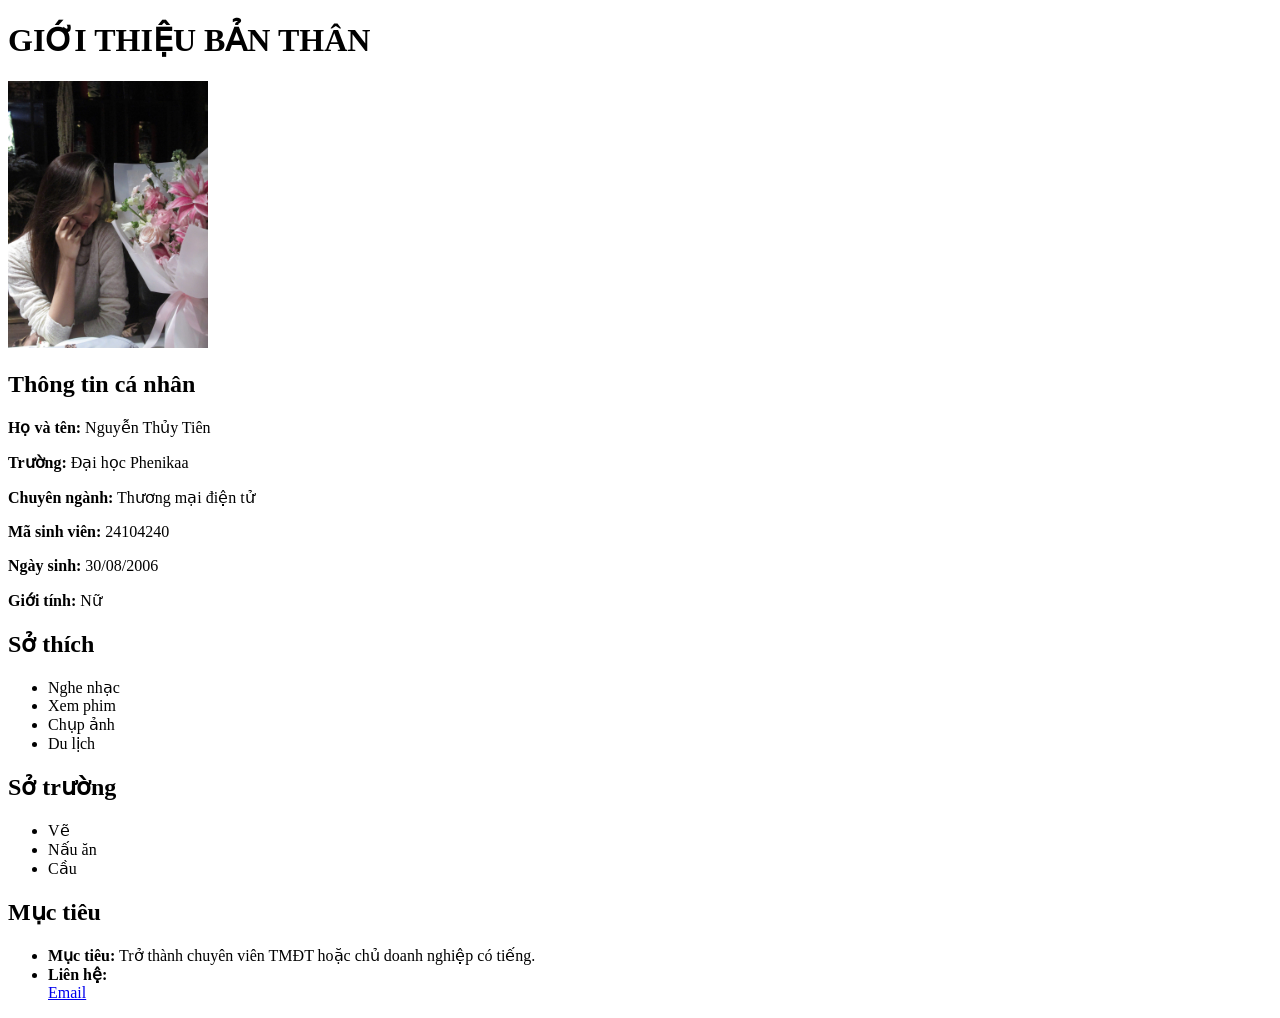
<file: tasks/Nguyen Thuy Tien/index.html>
<!DOCTYPE html>
<html lang="vi">
<head>
    <meta charset="UTF-8">
    <title>Giới thiệu bản thân - Nguyễn Thủy Tiên</title>
</head>

<body>

    <h1>GIỚI THIỆU BẢN THÂN</h1>

    <img src="avatar(1).jpg" alt="Ảnh đại diện" width="200">

    <h2>Thông tin cá nhân</h2>

    <p><strong>Họ và tên:</strong> Nguyễn Thủy Tiên</p>
    <p><strong>Trường:</strong> Đại học Phenikaa</p>
    <p><strong>Chuyên ngành:</strong> Thương mại điện tử</p>
    <p><strong>Mã sinh viên:</strong> 24104240</p>
    <p><strong>Ngày sinh:</strong> 30/08/2006</p>
    <p><strong>Giới tính:</strong> Nữ</p>

    <h2>Sở thích</h2>

    <ul>
        <li>Nghe nhạc</li>
        <li>Xem phim</li>
        <li>Chụp ảnh</li>
        <li>Du lịch</li>
    </ul>

    <h2>Sở trường</h2>

    <ul>
        <li>Vẽ</li>
        <li>Nấu ăn</li>
        <li>Cầu </li>
    </ul>

    <h2>Mục tiêu</h2>
    <ul>
      <li>
        <strong>Mục tiêu:</strong>  Trở thành chuyên viên TMĐT hoặc chủ doanh nghiệp có tiếng.
      <li class="social-section">
        <strong>Liên hệ:</strong>
         <div class="social-links">
          <a href="mailto:24104240@st.phenikaa-uni.edu.vn" class="btn email">
              Email</a>
      </li>
    </ul>
</div>
</body>
</html>
</file>
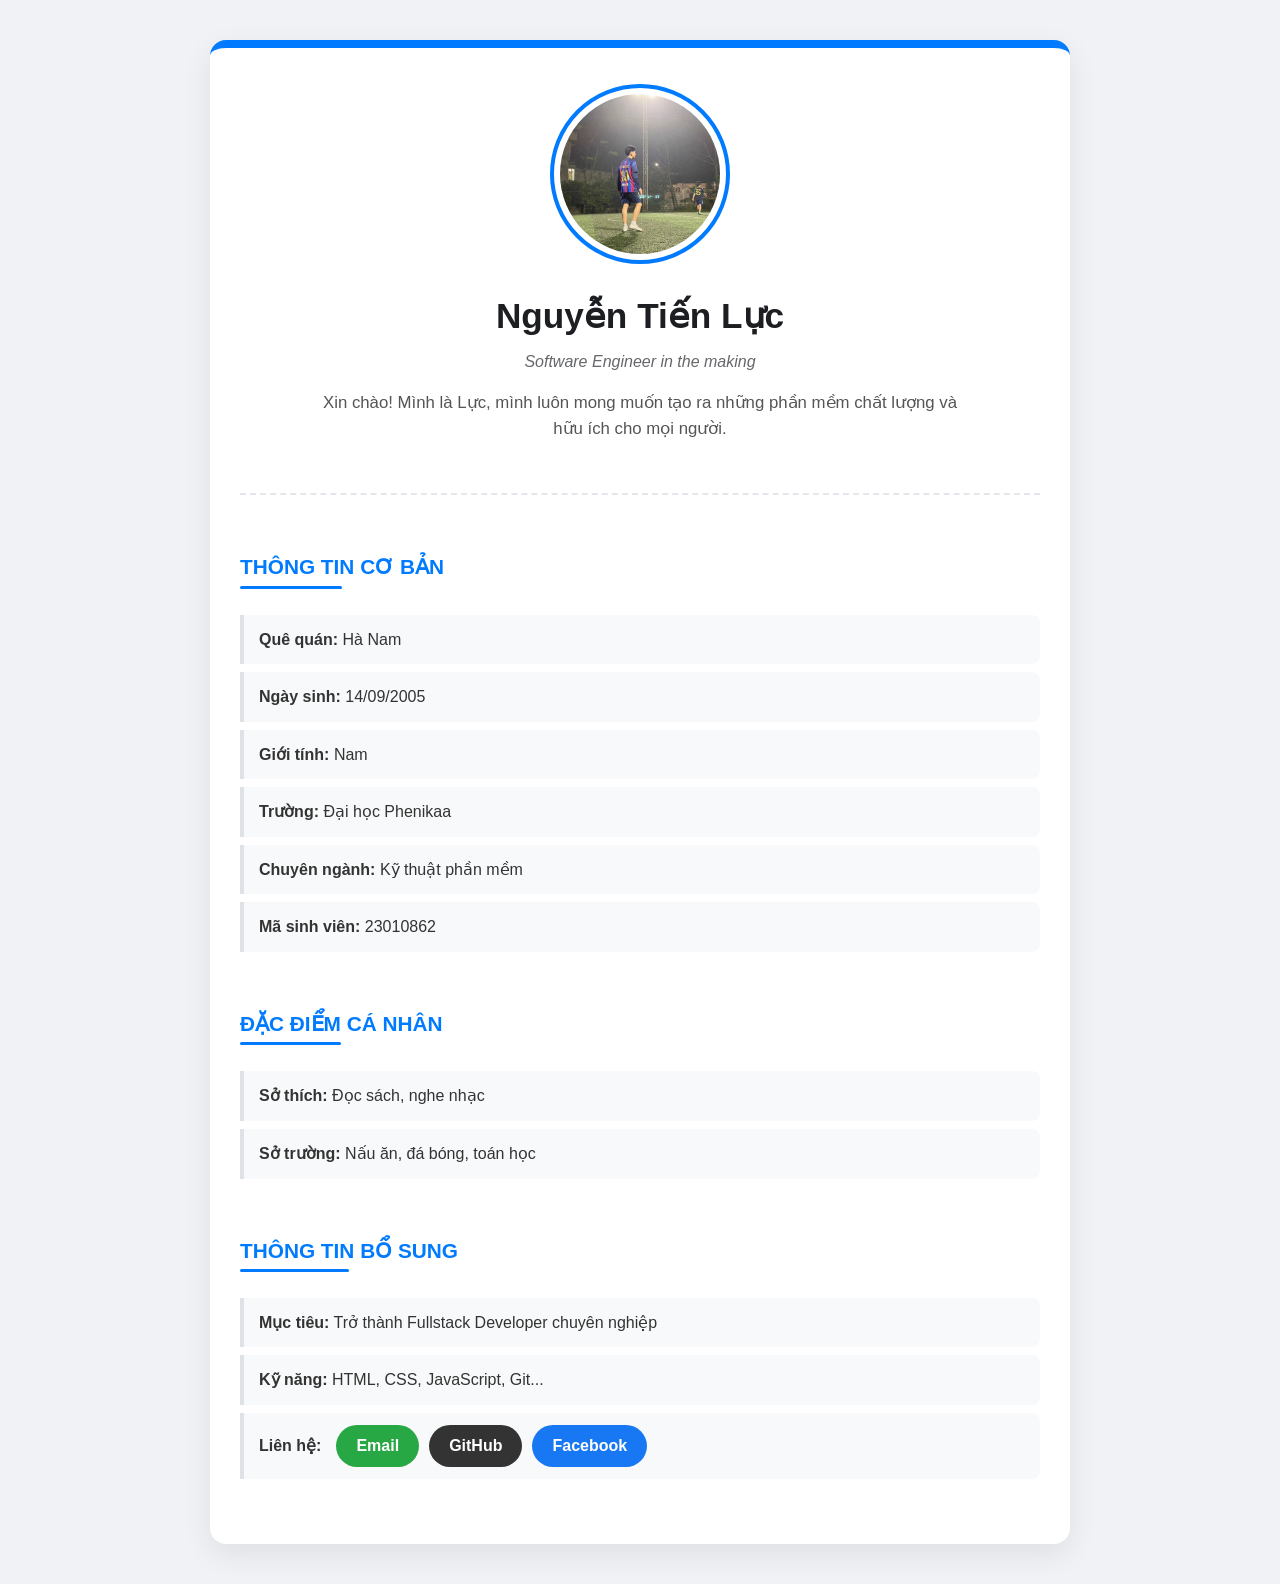
<file: tasks/Nguyen Tien Luc/index.html>
<!doctype html>
<html lang="vi">
  <head>
    <meta charset="UTF-8" />
    <meta name="viewport" content="width=device-width, initial-scale=1.0" />
    <title>Nguyễn Tiến Lực</title>
    <link rel="stylesheet" href="./style.css" />
  </head>
  <body>
    <div class="profile-container">
      <div class="header">
        <img src="./avatar.jpg" alt="Ảnh đại diện" class="avatar" />
        <h1>Nguyễn Tiến Lực</h1>
        <p class="subtitle">Software Engineer in the making</p>
        <p class="bio">
          Xin chào! Mình là Lực, mình luôn mong muốn tạo ra những phần mềm chất
          lượng và hữu ích cho mọi người.
        </p>
      </div>

      <h2>Thông tin cơ bản</h2>
      <ul>
        <li><strong>Quê quán:</strong> Hà Nam</li>
        <li><strong>Ngày sinh:</strong> 14/09/2005</li>
        <li><strong>Giới tính:</strong> Nam</li>
        <li><strong>Trường:</strong> Đại học Phenikaa</li>
        <li><strong>Chuyên ngành:</strong> Kỹ thuật phần mềm</li>
        <li><strong>Mã sinh viên:</strong> 23010862</li>
      </ul>

      <h2>Đặc điểm cá nhân</h2>
      <ul>
        <li><strong>Sở thích:</strong> Đọc sách, nghe nhạc</li>
        <li><strong>Sở trường:</strong> Nấu ăn, đá bóng, toán học</li>
      </ul>

      <h2>Thông tin bổ sung</h2>
      <ul>
        <li>
          <strong>Mục tiêu:</strong> Trở thành Fullstack Developer chuyên nghiệp
        </li>
        <li><strong>Kỹ năng:</strong> HTML, CSS, JavaScript, Git...</li>
        <li class="social-section">
          <strong>Liên hệ:</strong>
          <div class="social-links">
            <a href="mailto:23010862@st.phenikaa-uni.edu.vn" class="btn email"
              >Email</a>
            <a
              href="https://github.com/lucnguyencoder"
              target="_blank"
              class="btn github"
              >GitHub</a>
            <a
              href="https://www.facebook.com/luc.nguyen149"
              target="_blank"
              class="btn facebook"
              >Facebook</a>
          </div>
        </li>
      </ul>
    </div>
  </body>
</html>
</file>
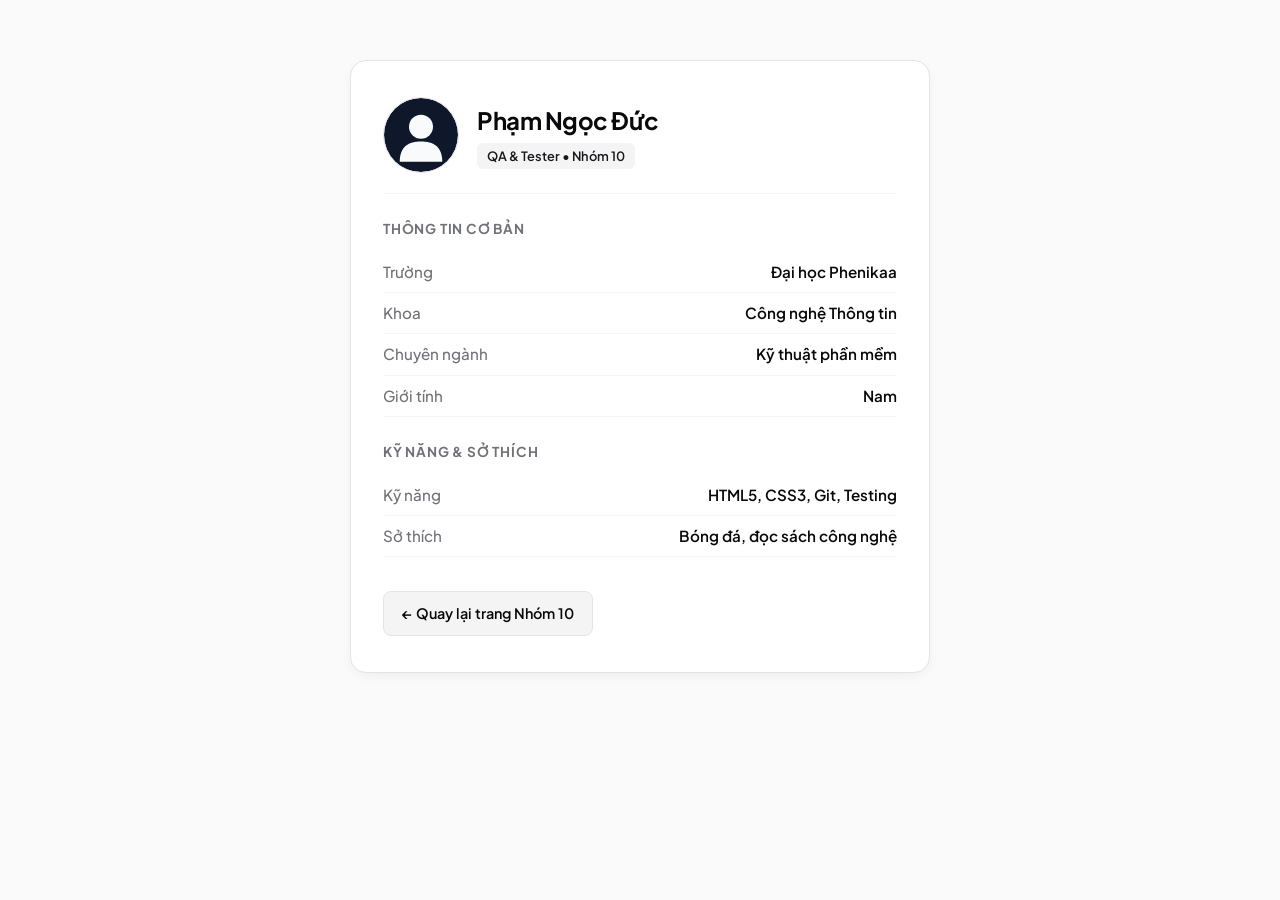
<file: tasks/Phạm Ngọc Đức/index.html>
<!DOCTYPE html>
<html lang="vi">
<head>
  <meta charset="UTF-8">
  <meta name="viewport" content="width=device-width, initial-scale=1.0">
  <title>Phạm Ngọc Đức — Profile</title>
  <link rel="preconnect" href="https://fonts.googleapis.com">
  <link rel="preconnect" href="https://fonts.gstatic.com" crossorigin>
  <link href="https://fonts.googleapis.com/css2?family=Plus+Jakarta+Sans:wght@400;500;600;700&display=swap" rel="stylesheet">
  <style>
    * { box-sizing: border-box; margin: 0; padding: 0; }
    body {
      font-family: 'Plus Jakarta Sans', -apple-system, BlinkMacSystemFont, "Segoe UI", Roboto, sans-serif;
      background-color: #fafafa;
      color: #09090b;
      line-height: 1.6;
      padding: 40px 20px;
    }
    .profile-card {
      max-width: 580px;
      margin: 20px auto;
      background: #ffffff;
      border: 1px solid #e4e4e7;
      border-radius: 16px;
      padding: 36px 32px;
      box-shadow: 0 4px 12px -2px rgba(0, 0, 0, 0.06);
    }
    .profile-top {
      display: flex;
      align-items: center;
      gap: 18px;
      margin-bottom: 24px;
      padding-bottom: 20px;
      border-bottom: 1px solid #f4f4f5;
    }
    .avatar {
      width: 76px;
      height: 76px;
      border-radius: 50%;
      object-fit: cover;
      border: 1px solid #e4e4e7;
    }
    h1 {
      font-size: 1.5rem;
      font-weight: 700;
      letter-spacing: -0.02em;
      color: #09090b;
    }
    .role-badge {
      display: inline-block;
      background-color: #f4f4f5;
      color: #18181b;
      font-size: 0.8rem;
      font-weight: 600;
      padding: 3px 10px;
      border-radius: 6px;
      margin-top: 4px;
    }
    .info-group {
      margin-bottom: 24px;
    }
    .info-group h2 {
      font-size: 0.85rem;
      font-weight: 700;
      text-transform: uppercase;
      letter-spacing: 0.8px;
      color: #71717a;
      margin-bottom: 12px;
    }
    .info-list {
      list-style-type: none;
    }
    .info-list li {
      padding: 8px 0;
      border-bottom: 1px solid #f4f4f5;
      font-size: 0.95rem;
      color: #3f3f46;
      display: flex;
      justify-content: space-between;
    }
    .info-list li span:first-child {
      color: #71717a;
      font-weight: 500;
    }
    .info-list li span:last-child {
      font-weight: 600;
      color: #09090b;
    }
    .back-btn {
      display: inline-flex;
      align-items: center;
      gap: 6px;
      text-decoration: none;
      font-size: 0.9rem;
      font-weight: 600;
      color: #09090b;
      background: #f4f4f5;
      border: 1px solid #e4e4e7;
      padding: 10px 18px;
      border-radius: 8px;
      transition: all 0.2s;
      margin-top: 10px;
    }
    .back-btn:hover {
      background: #18181b;
      color: #ffffff;
      border-color: #18181b;
    }
  </style>
</head>
<body>
  <div class="profile-card">
    <div class="profile-top">
      <img src="./avatar.svg" alt="Phạm Ngọc Đức" class="avatar">
      <div>
        <h1>Phạm Ngọc Đức</h1>
        <span class="role-badge">QA &amp; Tester &bull; Nhóm 10</span>
      </div>
    </div>

    <div class="info-group">
      <h2>Thông tin cơ bản</h2>
      <ul class="info-list">
        <li><span>Trường</span> <span>Đại học Phenikaa</span></li>
        <li><span>Khoa</span> <span>Công nghệ Thông tin</span></li>
        <li><span>Chuyên ngành</span> <span>Kỹ thuật phần mềm</span></li>
        <li><span>Giới tính</span> <span>Nam</span></li>
      </ul>
    </div>

    <div class="info-group">
      <h2>Kỹ năng &amp; Sở thích</h2>
      <ul class="info-list">
        <li><span>Kỹ năng</span> <span>HTML5, CSS3, Git, Testing</span></li>
        <li><span>Sở thích</span> <span>Bóng đá, đọc sách công nghệ</span></li>
      </ul>
    </div>

    <a href="../group/about.html" class="back-btn">&larr; Quay lại trang Nhóm 10</a>
  </div>
</body>
</html>
</file>
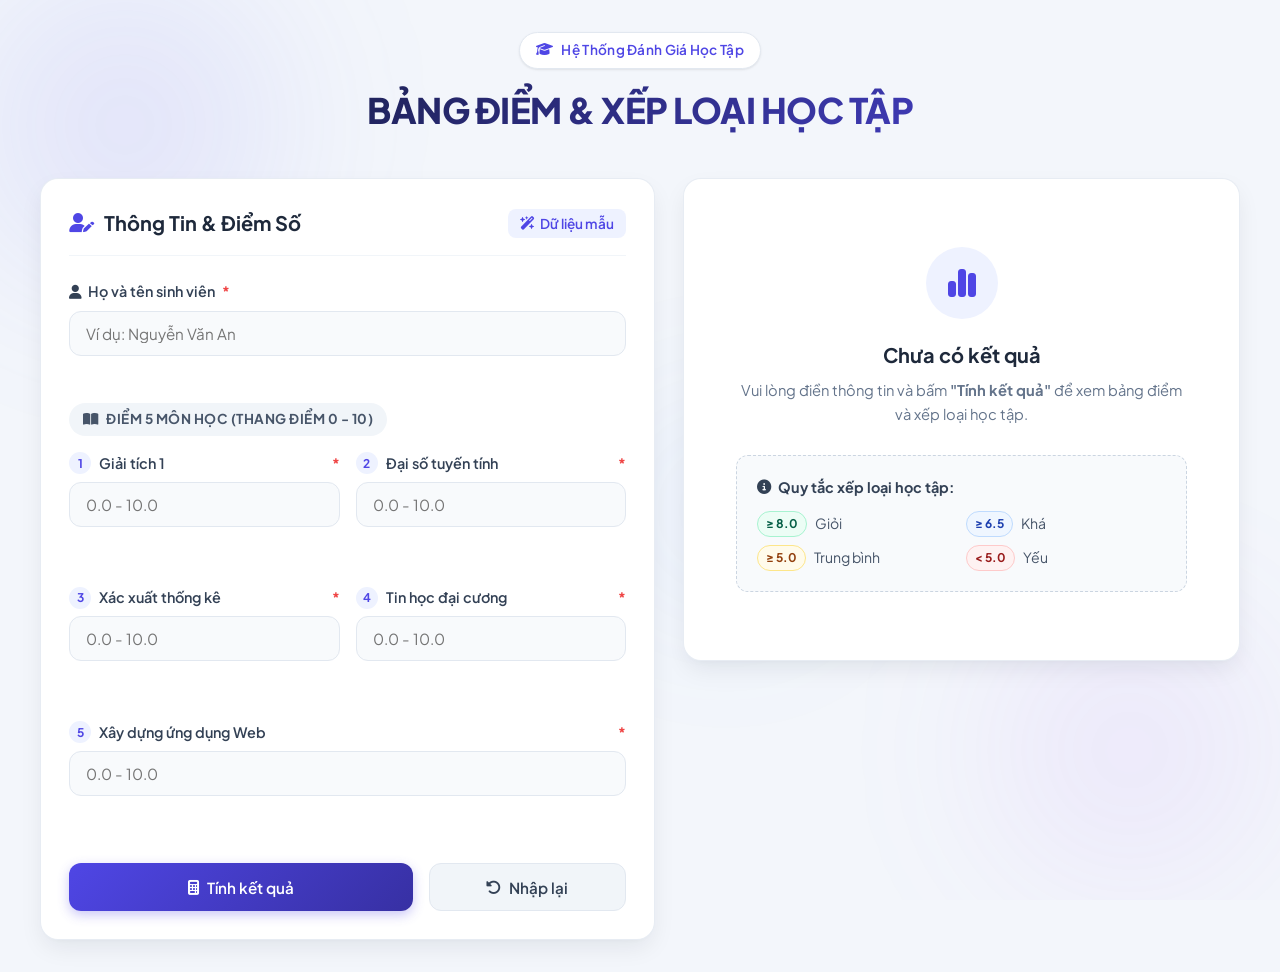
<file: tasks/Nguyen Tien Luc/baitapcanhan2/index.html>
<!doctype html>
<html lang="vi">
  <head>
    <meta charset="UTF-8" />
    <meta name="viewport" content="width=device-width, initial-scale=1.0" />
    <title>Quản Lý Điểm Sinh Viên - Tính Điểm & Xếp Loại</title>
    <!-- Google Fonts -->
    <link rel="preconnect" href="https://fonts.googleapis.com" />
    <link rel="preconnect" href="https://fonts.gstatic.com" crossorigin />
    <link
      href="https://fonts.googleapis.com/css2?family=Plus+Jakarta+Sans:wght@400;500;600;700;800&display=swap"
      rel="stylesheet"
    />
    <!-- Font Awesome Icons -->
    <link
      rel="stylesheet"
      href="https://cdnjs.cloudflare.com/ajax/libs/font-awesome/6.5.1/css/all.min.css"
    />
    <!-- Custom CSS -->
    <link rel="stylesheet" href="style.css" />
  </head>
  <body>
    <div class="background-decorations">
      <div class="circle circle-1"></div>
      <div class="circle circle-2"></div>
      <div class="circle circle-3"></div>
    </div>

    <div class="container">
      <!-- Header -->
      <header class="main-header">
        <div class="header-badge">
          <i class="fa-solid fa-graduation-cap"></i> Hệ Thống Đánh Giá Học Tập
        </div>
        <h1>BẢNG ĐIỂM & XẾP LOẠI HỌC TẬP</h1>
      </header>

      <div class="grid-layout">
        <!-- Form Card -->
        <section class="card form-card">
          <div class="card-header">
            <h2><i class="fa-solid fa-user-pen"></i> Thông Tin & Điểm Số</h2>
            <button
              type="button"
              id="btn-quick-fill"
              class="btn-text"
              title="Điền dữ liệu mẫu để thử nghiệm"
            >
              <i class="fa-solid fa-wand-magic-sparkles"></i> Dữ liệu mẫu
            </button>
          </div>

          <form id="score-form" novalidate>
            <!-- Tên sinh viên -->
            <div class="form-group">
              <label for="student-name">
                <i class="fa-solid fa-user"></i> Họ và tên sinh viên
                <span class="required">*</span>
              </label>
              <div class="input-wrapper">
                <input
                  type="text"
                  id="student-name"
                  name="studentName"
                  placeholder="Ví dụ: Nguyễn Văn An"
                  autocomplete="off"
                />
                <i class="fa-solid fa-circle-exclamation error-icon"></i>
              </div>
              <span class="error-msg" id="student-name-error"></span>
            </div>

            <div class="section-divider">
              <span
                ><i class="fa-solid fa-book-open"></i> Điểm 5 môn học (Thang
                điểm 0 - 10)</span
              >
            </div>

            <!-- Danh sách 5 môn học -->
            <div class="subjects-grid">
              <!-- Môn 1 -->
              <div class="form-group subject-group">
                <label for="score-1">
                  <span class="subject-index">1</span>
                  <span class="subject-name">Giải tích 1</span>
                  <span class="required">*</span>
                </label>
                <div class="input-wrapper">
                  <input
                    type="number"
                    id="score-1"
                    name="score_0"
                    min="0"
                    max="10"
                    step="0.1"
                    placeholder="0.0 - 10.0"
                  />
                  <i class="fa-solid fa-circle-exclamation error-icon"></i>
                </div>
                <span class="error-msg" id="score-1-error"></span>
              </div>

              <!-- Môn 2 -->
              <div class="form-group subject-group">
                <label for="score-2">
                  <span class="subject-index">2</span>
                  <span class="subject-name">Đại số tuyến tính</span>
                  <span class="required">*</span>
                </label>
                <div class="input-wrapper">
                  <input
                    type="number"
                    id="score-2"
                    name="score_1"
                    min="0"
                    max="10"
                    step="0.1"
                    placeholder="0.0 - 10.0"
                  />
                  <i class="fa-solid fa-circle-exclamation error-icon"></i>
                </div>
                <span class="error-msg" id="score-2-error"></span>
              </div>

              <!-- Môn 3 -->
              <div class="form-group subject-group">
                <label for="score-3">
                  <span class="subject-index">3</span>
                  <span class="subject-name">Xác xuất thống kê</span>
                  <span class="required">*</span>
                </label>
                <div class="input-wrapper">
                  <input
                    type="number"
                    id="score-3"
                    name="score_2"
                    min="0"
                    max="10"
                    step="0.1"
                    placeholder="0.0 - 10.0"
                  />
                  <i class="fa-solid fa-circle-exclamation error-icon"></i>
                </div>
                <span class="error-msg" id="score-3-error"></span>
              </div>

              <!-- Môn 4 -->
              <div class="form-group subject-group">
                <label for="score-4">
                  <span class="subject-index">4</span>
                  <span class="subject-name">Tin học đại cương</span>
                  <span class="required">*</span>
                </label>
                <div class="input-wrapper">
                  <input
                    type="number"
                    id="score-4"
                    name="score_3"
                    min="0"
                    max="10"
                    step="0.1"
                    placeholder="0.0 - 10.0"
                  />
                  <i class="fa-solid fa-circle-exclamation error-icon"></i>
                </div>
                <span class="error-msg" id="score-4-error"></span>
              </div>

              <!-- Môn 5 -->
              <div class="form-group subject-group subject-full">
                <label for="score-5">
                  <span class="subject-index">5</span>
                  <span class="subject-name">Xây dựng ứng dụng Web</span>
                  <span class="required">*</span>
                </label>
                <div class="input-wrapper">
                  <input
                    type="number"
                    id="score-5"
                    name="score_4"
                    min="0"
                    max="10"
                    step="0.1"
                    placeholder="0.0 - 10.0"
                  />
                  <i class="fa-solid fa-circle-exclamation error-icon"></i>
                </div>
                <span class="error-msg" id="score-5-error"></span>
              </div>
            </div>

            <!-- Alert message box for global form validation -->
            <div id="general-alert" class="alert hidden">
              <i class="fa-solid fa-triangle-exclamation"></i>
              <span id="general-alert-text"></span>
            </div>

            <!-- Action buttons -->
            <div class="form-actions">
              <button type="submit" id="btn-calculate" class="btn btn-primary">
                <i class="fa-solid fa-calculator"></i> Tính kết quả
              </button>
              <button type="button" id="btn-reset" class="btn btn-secondary">
                <i class="fa-solid fa-rotate-left"></i> Nhập lại
              </button>
            </div>
          </form>
        </section>

        <!-- Result Card -->
        <section class="card result-card" id="result-card">
          <!-- Placeholder when no result calculated yet -->
          <div id="result-placeholder" class="result-placeholder">
            <div class="placeholder-icon">
              <i class="fa-solid fa-chart-simple"></i>
            </div>
            <h3>Chưa có kết quả</h3>
            <p>
              Vui lòng điền thông tin và bấm <strong>"Tính kết quả"</strong> để
              xem bảng điểm và xếp loại học tập.
            </p>

            <div class="rules-card">
              <h4>
                <i class="fa-solid fa-circle-info"></i> Quy tắc xếp loại học
                tập:
              </h4>
              <ul>
                <li>
                  <span class="badge badge-sm badge-gioi">≥ 8.0</span> Giỏi
                </li>
                <li><span class="badge badge-sm badge-kha">≥ 6.5</span> Khá</li>
                <li>
                  <span class="badge badge-sm badge-tb">≥ 5.0</span> Trung bình
                </li>
                <li>
                  <span class="badge badge-sm badge-yeu">&lt; 5.0</span> Yếu
                </li>
              </ul>
            </div>
          </div>

          <!-- Actual Results (hidden by default) -->
          <div id="result-content" class="result-content hidden">
            <div class="card-header">
              <h2><i class="fa-solid fa-award"></i> Kết Quả Đánh Giá</h2>
              <span class="status-tag"
                ><i class="fa-solid fa-check"></i> Đã tính toán</span
              >
            </div>

            <!-- Student Profile Highlight -->
            <div class="student-highlight">
              <div class="student-avatar">
                <i class="fa-solid fa-user-graduate"></i>
              </div>
              <div class="student-meta">
                <span class="meta-label">Sinh viên</span>
                <h3 id="display-student-name">--</h3>
                <span class="meta-date" id="display-date"></span>
              </div>
            </div>

            <!-- Summary Stats: Điểm trung bình & Xếp loại -->
            <div class="summary-stats">
              <div class="stat-box average-box">
                <div class="stat-icon">
                  <i class="fa-solid fa-chart-line"></i>
                </div>
                <div class="stat-info">
                  <span class="stat-label">ĐIỂM TRUNG BÌNH</span>
                  <div class="stat-value" id="display-average">0.00</div>
                  <span class="stat-scale">Thang điểm 10</span>
                </div>
              </div>

              <div class="stat-box rank-box" id="rank-stat-box">
                <div class="stat-icon" id="rank-stat-icon">
                  <i class="fa-solid fa-medal"></i>
                </div>
                <div class="stat-info">
                  <span class="stat-label">XẾP LOẠI HỌC TẬP</span>
                  <div class="stat-value" id="display-rank">--</div>
                  <span class="stat-scale" id="display-rank-desc"
                    >Đánh giá chung</span
                  >
                </div>
              </div>
            </div>

            <!-- Detailed Scores Table -->
            <div class="table-container">
              <h4 class="table-title">
                <i class="fa-solid fa-list-check"></i> Bảng điểm chi tiết từng
                môn
              </h4>
              <table class="score-table">
                <thead>
                  <tr>
                    <th class="col-stt">STT</th>
                    <th>Môn học</th>
                    <th class="col-score">Điểm số</th>
                    <th class="col-status">Trạng thái</th>
                  </tr>
                </thead>
                <tbody id="scores-table-body">
                  <!-- Generated by JS -->
                </tbody>
                <tfoot>
                  <tr>
                    <td colspan="2" class="total-label">
                      Điểm trung bình (ĐTB):
                    </td>
                    <td class="total-score" id="table-footer-average">0.00</td>
                    <td id="table-footer-rank">
                      <span class="badge" id="table-rank-badge">--</span>
                    </td>
                  </tr>
                </tfoot>
              </table>
            </div>
          </div>
        </section>
      </div>
    </div>

    <!-- Custom Script -->
    <script src="script.js"></script>
  </body>
</html>
</file>
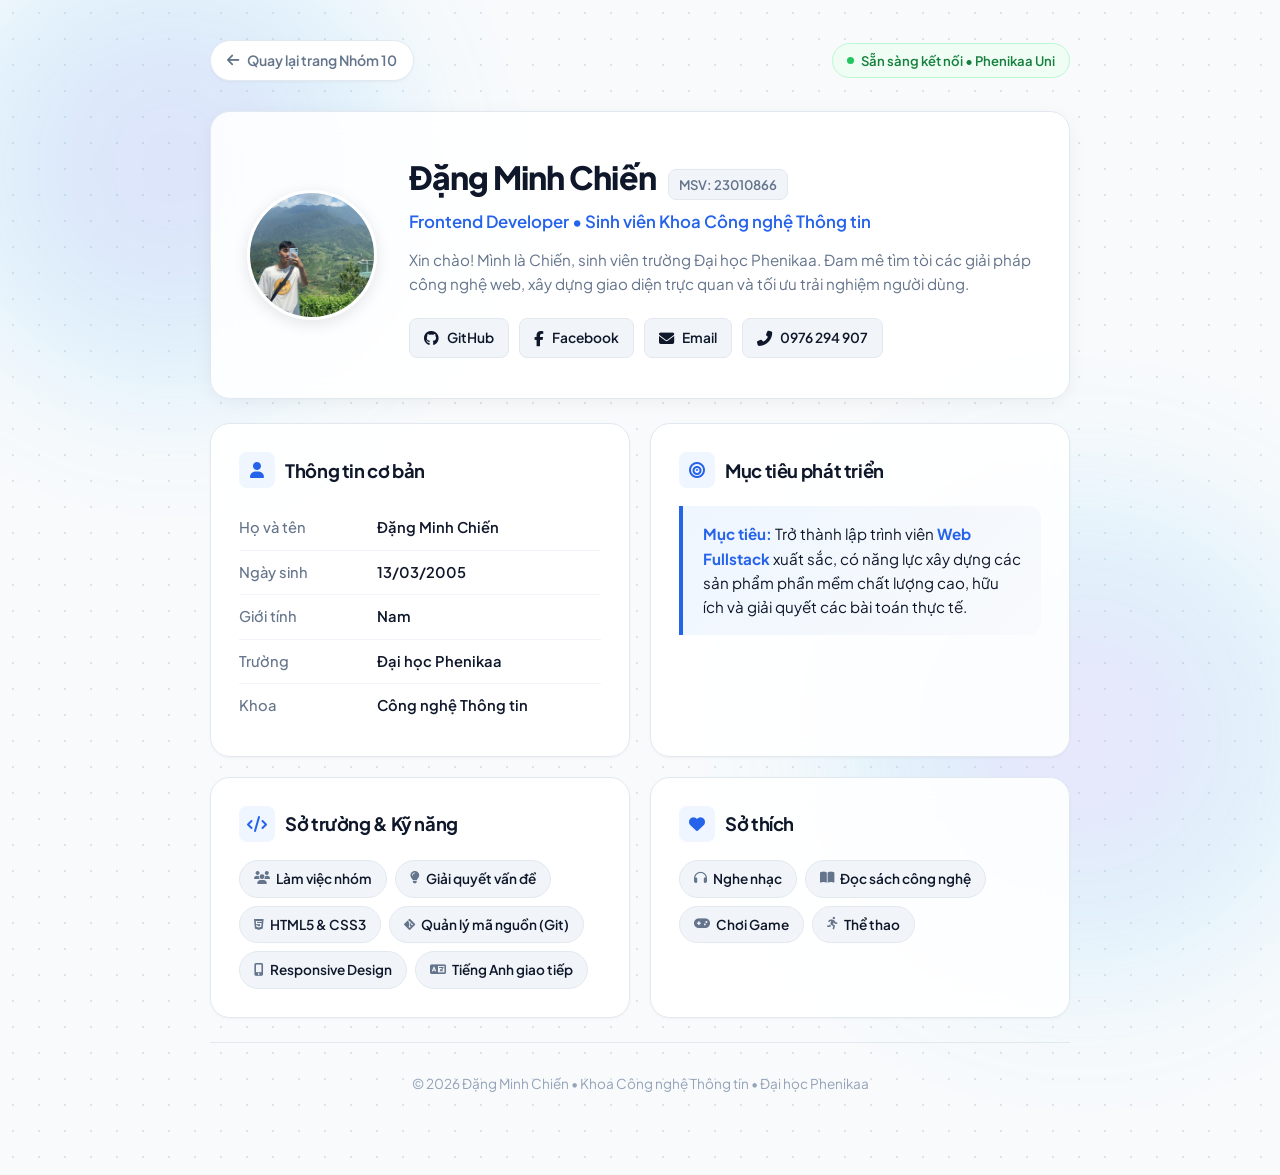
<file: tasks/Dang Minh Chien/chien_index.html>
<!DOCTYPE html>
<html lang="vi">
<head>
  <meta charset="UTF-8">
  <meta name="viewport" content="width=device-width, initial-scale=1.0">
  <title>Đặng Minh Chiến — Personal Portfolio</title>
  <!-- Nhúng Stylesheet và FontAwesome Icons -->
  <link rel="stylesheet" href="chien_styles.css">
  <link rel="stylesheet" href="https://cdnjs.cloudflare.com/ajax/libs/font-awesome/6.4.0/css/all.min.css">
</head>
<body>

  <div class="portfolio-wrapper">
    <!-- Thanh điều hướng trên cùng -->
    <nav class="top-nav">
      <a href="../group/about.html" class="back-link">
        <i class="fas fa-arrow-left"></i>
        <span>Quay lại trang Nhóm 10</span>
      </a>
      <div class="badge-status">
        <span class="status-dot"></span>
        <span>Sẵn sàng kết nối &bull; Phenikaa Uni</span>
      </div>
    </nav>

    <!-- 1. Thẻ Hero giới thiệu bản thân -->
    <header class="hero-card">
      <div class="avatar-container">
        <img src="images/potrait.jpg" alt="Đặng Minh Chiến" class="avatar-img">
      </div>
      <div class="hero-content">
        <div class="hero-title-row">
          <h1 class="hero-name">Đặng Minh Chiến</h1>
          <span class="student-tag">MSV: 23010866</span>
        </div>
        <p class="hero-subtitle">Frontend Developer &bull; Sinh viên Khoa Công nghệ Thông tin</p>
        <p class="hero-bio">
          Xin chào! Mình là Chiến, sinh viên trường Đại học Phenikaa. Đam mê tìm tòi các giải pháp công nghệ web, xây dựng giao diện trực quan và tối ưu trải nghiệm người dùng.
        </p>
        
        <!-- Các liên kết mạng xã hội & liên hệ -->
        <div class="social-buttons">
          <a href="https://github.com/mchienc" target="_blank" class="social-btn github" title="GitHub">
            <i class="fab fa-github"></i>
            <span>GitHub</span>
          </a>
          <a href="https://www.facebook.com/minhchien.05" target="_blank" class="social-btn fb" title="Facebook">
            <i class="fab fa-facebook-f"></i>
            <span>Facebook</span>
          </a>
          <a href="mailto:dangchien2005@gmail.com" class="social-btn email" title="Email">
            <i class="fas fa-envelope"></i>
            <span>Email</span>
          </a>
          <a href="tel:0976294907" class="social-btn phone" title="Số điện thoại">
            <i class="fas fa-phone-alt"></i>
            <span>0976 294 907</span>
          </a>
        </div>
      </div>
    </header>

    <!-- 2. Lưới Bento Cards hiển thị thông tin -->
    <div class="bento-grid">

      <!-- Card 1: Thông tin cơ bản -->
      <section class="bento-card">
        <div class="card-header">
          <div class="card-icon">
            <i class="fas fa-user"></i>
          </div>
          <h2 class="card-title">Thông tin cơ bản</h2>
        </div>
        <table class="info-table">
          <tbody>
            <tr>
              <td>Họ và tên</td>
              <td>Đặng Minh Chiến</td>
            </tr>
            <tr>
              <td>Ngày sinh</td>
              <td>13/03/2005</td>
            </tr>
            <tr>
              <td>Giới tính</td>
              <td>Nam</td>
            </tr>
            <tr>
              <td>Trường</td>
              <td>Đại học Phenikaa</td>
            </tr>
            <tr>
              <td>Khoa</td>
              <td>Công nghệ Thông tin</td>
            </tr>
          </tbody>
        </table>
      </section>

      <!-- Card 2: Mục tiêu nghề nghiệp -->
      <section class="bento-card">
        <div class="card-header">
          <div class="card-icon">
            <i class="fas fa-bullseye"></i>
          </div>
          <h2 class="card-title">Mục tiêu phát triển</h2>
        </div>
        <div class="career-goal-box">
          <p>
            <strong>Mục tiêu:</strong> Trở thành lập trình viên <strong>Web Fullstack</strong> xuất sắc, có năng lực xây dựng các sản phẩm phần mềm chất lượng cao, hữu ích và giải quyết các bài toán thực tế.
          </p>
        </div>
      </section>

      <!-- Card 3: Sở trường & Kỹ năng -->
      <section class="bento-card">
        <div class="card-header">
          <div class="card-icon">
            <i class="fas fa-code"></i>
          </div>
          <h2 class="card-title">Sở trường &amp; Kỹ năng</h2>
        </div>
        <div class="pills-container">
          <span class="pill"><i class="fas fa-users"></i> Làm việc nhóm</span>
          <span class="pill"><i class="fas fa-lightbulb"></i> Giải quyết vấn đề</span>
          <span class="pill"><i class="fab fa-html5"></i> HTML5 &amp; CSS3</span>
          <span class="pill"><i class="fab fa-git-alt"></i> Quản lý mã nguồn (Git)</span>
          <span class="pill"><i class="fas fa-mobile-alt"></i> Responsive Design</span>
          <span class="pill"><i class="fas fa-language"></i> Tiếng Anh giao tiếp</span>
        </div>
      </section>

      <!-- Card 4: Sở thích cá nhân -->
      <section class="bento-card">
        <div class="card-header">
          <div class="card-icon">
            <i class="fas fa-heart"></i>
          </div>
          <h2 class="card-title">Sở thích</h2>
        </div>
        <div class="pills-container">
          <span class="pill"><i class="fas fa-headphones"></i> Nghe nhạc</span>
          <span class="pill"><i class="fas fa-book-open"></i> Đọc sách công nghệ</span>
          <span class="pill"><i class="fas fa-gamepad"></i> Chơi Game</span>
          <span class="pill"><i class="fas fa-running"></i> Thể thao</span>
        </div>
      </section>

    </div>

    <!-- Chân trang -->
    <footer class="portfolio-footer">
      <p>&copy; 2026 Đặng Minh Chiến &bull; Khoa Công nghệ Thông tin &bull; Đại học Phenikaa</p>
    </footer>
  </div>

</body>
</html>
</file>
<file: tasks/Nguyen Tien Luc/style.css>
body {
  font-family: "Segoe UI", Tahoma, Geneva, Verdana, sans-serif;
  line-height: 1.6;
  margin: 20px;
  background-color: #f0f2f5;
  color: #333;
}

.profile-container {
  background: #fff;
  max-width: 800px;
  margin: 40px auto;
  padding: 40px 30px;
  border-radius: 16px;
  box-shadow: 0 10px 30px rgba(0, 0, 0, 0.08);
  border-top: 8px solid #007bff;
  transition:
    transform 0.3s ease,
    box-shadow 0.3s ease;
}

.profile-container:hover {
  transform: translateY(-5px);
  box-shadow: 0 15px 35px rgba(0, 0, 0, 0.12);
}

.header {
  text-align: center;
  margin-bottom: 25px;
  padding-bottom: 25px;
  border-bottom: 2px dashed #e4e6eb;
}

.avatar {
  width: 160px;
  height: 160px;
  border-radius: 50%;
  object-fit: cover;
  border: 4px solid #fff;
  outline: 4px solid #007bff;
  padding: 2px;
  background-color: #fff;
  transition: all 0.4s ease;
}

.avatar:hover {
  transform: scale(1.08) rotate(5deg);
  outline-color: #0056b3;
  box-shadow: 0 8px 20px rgba(0, 123, 255, 0.4);
}

h1 {
  color: #1c1e21;
  margin-top: 20px;
  margin-bottom: 5px;
  font-size: 2.2em;
}

.subtitle {
  color: #65676b;
  font-style: italic;
  margin-top: 0;
  margin-bottom: 15px;
}

.bio {
  max-width: 650px;
  margin: 0 auto 25px auto;
  color: #555;
  font-size: 1.05em;
  line-height: 1.6;
}

h2 {
  color: #007bff;
  font-size: 1.3em;
  margin-top: 30px;
  margin-bottom: 15px;
  text-transform: uppercase;
  position: relative;
  display: inline-block;
}

h2::after {
  content: "";
  position: absolute;
  width: 50%;
  height: 3px;
  background-color: #007bff;
  bottom: -5px;
  left: 0;
  border-radius: 2px;
  transition: width 0.3s ease;
}

h2:hover::after {
  width: 100%;
}

ul {
  list-style-type: none;
  padding: 0;
  margin-bottom: 25px;
}

ul li {
  padding: 12px 15px;
  background-color: #f8f9fa;
  border-left: 4px solid #dee2e6;
  margin-bottom: 8px;
  border-radius: 0 8px 8px 0;
  transition: all 0.3s ease;
}

ul li:hover {
  background-color: #e9ecef;
  border-left-color: #007bff;
  transform: translateX(10px);
}

.social-section {
  display: flex;
  align-items: center;
  gap: 15px;
}

.social-links {
  display: flex;
  flex-wrap: wrap;
  gap: 10px;
}

.btn {
  display: inline-block;
  padding: 8px 20px;
  color: #fff !important;
  text-decoration: none;
  font-weight: 600;
  border-radius: 25px;
  transition: all 0.3s ease;
  cursor: pointer;
}

.btn.email {
  background-color: #28a745;
}
.btn.github {
  background-color: #333;
}
.btn.facebook {
  background-color: #1877f2;
}

.btn:hover {
  transform: translateY(-3px);
  box-shadow: 0 6px 15px rgba(0, 0, 0, 0.2);
}

.btn.cv-btn:hover {
  background-color: #c82333;
  box-shadow: 0 6px 15px rgba(220, 53, 69, 0.5);
}

.btn:active {
  transform: translateY(0);
}
</file>
<file: tasks/Nguyen Tien Luc/baitapcanhan2/style.css>
/* ==========================================================================
   Quản lý điểm sinh viên - Style Sheet
   ========================================================================== */

:root {
  /* Color Palette */
  --primary: #4f46e5;
  --primary-hover: #4338ca;
  --primary-light: #eef2ff;
  --primary-glow: rgba(79, 70, 229, 0.2);

  --success: #10b981;
  --success-bg: #ecfdf5;
  --success-border: #a7f3d0;

  --info: #3b82f6;
  --info-bg: #eff6ff;
  --info-border: #bfdbfe;

  --warning: #f59e0b;
  --warning-bg: #fffbeb;
  --warning-border: #fde68a;

  --danger: #ef4444;
  --danger-bg: #fef2f2;
  --danger-border: #fecaca;

  --gray-50: #f8fafc;
  --gray-100: #f1f5f9;
  --gray-200: #e2e8f0;
  --gray-300: #cbd5e1;
  --gray-400: #94a3b8;
  --gray-500: #64748b;
  --gray-600: #475569;
  --gray-700: #334155;
  --gray-800: #1e293b;
  --gray-900: #0f172a;

  /* Typography & Radius */
  --font-main: "Plus Jakarta Sans", system-ui, -apple-system, sans-serif;
  --radius-sm: 8px;
  --radius-md: 12px;
  --radius-lg: 18px;
  --radius-full: 9999px;

  /* Box Shadows */
  --shadow-sm: 0 1px 3px rgba(0, 0, 0, 0.06), 0 1px 2px rgba(0, 0, 0, 0.04);
  --shadow-md:
    0 4px 6px -1px rgba(0, 0, 0, 0.08), 0 2px 4px -2px rgba(0, 0, 0, 0.06);
  --shadow-lg:
    0 10px 25px -3px rgba(15, 23, 42, 0.08),
    0 4px 6px -4px rgba(15, 23, 42, 0.04);
  --shadow-xl: 0 20px 30px -10px rgba(79, 70, 229, 0.15);

  --transition: all 0.25s cubic-bezier(0.4, 0, 0.2, 1);
}

/* Reset & Base */
*,
*::before,
*::after {
  margin: 0;
  padding: 0;
  box-sizing: border-box;
}

body {
  font-family: var(--font-main);
  background-color: #f3f6fb;
  color: var(--gray-800);
  line-height: 1.6;
  min-height: 100vh;
  position: relative;
  overflow-x: hidden;
  padding: 2rem 1rem;
}

/* Decorative Background Elements */
.background-decorations {
  position: fixed;
  top: 0;
  left: 0;
  width: 100%;
  height: 100%;
  pointer-events: none;
  z-index: -1;
  overflow: hidden;
}

.circle {
  position: absolute;
  border-radius: 50%;
  filter: blur(80px);
  opacity: 0.5;
}

.circle-1 {
  width: 450px;
  height: 450px;
  background: radial-gradient(
    circle,
    rgba(99, 102, 241, 0.35) 0%,
    rgba(199, 210, 254, 0) 70%
  );
  top: -100px;
  left: -100px;
}

.circle-2 {
  width: 400px;
  height: 400px;
  background: radial-gradient(
    circle,
    rgba(168, 85, 247, 0.25) 0%,
    rgba(233, 213, 255, 0) 70%
  );
  bottom: -50px;
  right: -50px;
}

.circle-3 {
  width: 300px;
  height: 300px;
  background: radial-gradient(
    circle,
    rgba(59, 130, 246, 0.2) 0%,
    rgba(219, 234, 254, 0) 70%
  );
  top: 40%;
  left: 45%;
}

/* Container */
.container {
  max-width: 1200px;
  margin: 0 auto;
}

/* Header */
.main-header {
  text-align: center;
  margin-bottom: 2.5rem;
}

.header-badge {
  display: inline-flex;
  align-items: center;
  gap: 0.5rem;
  background: white;
  color: var(--primary);
  padding: 0.4rem 1rem;
  border-radius: var(--radius-full);
  font-size: 0.85rem;
  font-weight: 600;
  box-shadow: var(--shadow-sm);
  border: 1px solid var(--gray-200);
  margin-bottom: 0.85rem;
  letter-spacing: 0.3px;
}

.main-header h1 {
  font-size: 2.2rem;
  font-weight: 800;
  color: var(--gray-900);
  letter-spacing: -0.5px;
  margin-bottom: 0.5rem;
  background: linear-gradient(135deg, var(--gray-900) 0%, var(--primary) 100%);
  -webkit-background-clip: text;
  -webkit-text-fill-color: transparent;
}

.main-header .subtitle {
  font-size: 1rem;
  color: var(--gray-500);
  max-width: 620px;
  margin: 0 auto;
}

/* Grid Layout */
.grid-layout {
  display: grid;
  grid-template-columns: 1fr;
  gap: 1.75rem;
  align-items: start;
}

@media (min-width: 992px) {
  .grid-layout {
    grid-template-columns: 1.05fr 0.95fr;
  }
}

/* Card Styling */
.card {
  background: #ffffff;
  border-radius: var(--radius-lg);
  box-shadow: var(--shadow-lg);
  border: 1px solid rgba(226, 232, 240, 0.8);
  padding: 1.75rem;
  transition: var(--transition);
}

.card:hover {
  box-shadow: 0 15px 30px -5px rgba(15, 23, 42, 0.1);
}

.card-header {
  display: flex;
  justify-content: space-between;
  align-items: center;
  margin-bottom: 1.5rem;
  padding-bottom: 1rem;
  border-bottom: 1px solid var(--gray-100);
}

.card-header h2 {
  font-size: 1.25rem;
  font-weight: 700;
  color: var(--gray-800);
  display: flex;
  align-items: center;
  gap: 0.6rem;
}

.card-header h2 i {
  color: var(--primary);
}

.btn-text {
  background: none;
  border: none;
  color: var(--primary);
  font-family: inherit;
  font-size: 0.85rem;
  font-weight: 600;
  cursor: pointer;
  display: inline-flex;
  align-items: center;
  gap: 0.35rem;
  padding: 0.35rem 0.75rem;
  border-radius: var(--radius-sm);
  transition: var(--transition);
  background-color: var(--primary-light);
}

.btn-text:hover {
  background-color: #e0e7ff;
  color: var(--primary-hover);
  transform: translateY(-1px);
}

/* Form Styles */
.form-group {
  margin-bottom: 1.25rem;
}

.form-group label {
  display: flex;
  align-items: center;
  gap: 0.4rem;
  font-size: 0.9rem;
  font-weight: 600;
  color: var(--gray-700);
  margin-bottom: 0.45rem;
}

.required {
  color: var(--danger);
  font-weight: 700;
}

.input-wrapper {
  position: relative;
  display: flex;
  align-items: center;
}

input[type="text"],
input[type="number"] {
  width: 100%;
  padding: 0.75rem 1rem;
  font-family: inherit;
  font-size: 0.95rem;
  color: var(--gray-800);
  background-color: var(--gray-50);
  border: 1.5px solid var(--gray-200);
  border-radius: var(--radius-md);
  transition: var(--transition);
  outline: none;
}

input[type="text"]:focus,
input[type="number"]:focus {
  background-color: #ffffff;
  border-color: var(--primary);
  box-shadow: 0 0 0 3px var(--primary-glow);
}

.error-icon {
  position: absolute;
  right: 1rem;
  color: var(--danger);
  opacity: 0;
  transform: scale(0.8);
  transition: var(--transition);
  pointer-events: none;
}

.error-msg {
  display: block;
  font-size: 0.8rem;
  color: var(--danger);
  font-weight: 500;
  margin-top: 0.35rem;
  min-height: 1.1rem;
  transition: var(--transition);
}

/* Validation Error Styles */
.form-group.has-error input {
  border-color: var(--danger);
  background-color: var(--danger-bg);
}

.form-group.has-error input:focus {
  box-shadow: 0 0 0 3px rgba(239, 68, 68, 0.2);
}

.form-group.has-error .error-icon {
  opacity: 1;
  transform: scale(1);
}

/* Section Divider */
.section-divider {
  display: flex;
  align-items: center;
  margin: 1.5rem 0 1rem 0;
  font-size: 0.85rem;
  font-weight: 700;
  color: var(--gray-600);
  text-transform: uppercase;
  letter-spacing: 0.5px;
}

.section-divider span {
  display: flex;
  align-items: center;
  gap: 0.5rem;
  background-color: var(--gray-100);
  padding: 0.35rem 0.85rem;
  border-radius: var(--radius-full);
}

/* Subjects Grid */
.subjects-grid {
  display: grid;
  grid-template-columns: repeat(2, 1fr);
  gap: 1rem;
}

.subject-full {
  grid-column: span 2;
}

@media (max-width: 580px) {
  .subjects-grid {
    grid-template-columns: 1fr;
  }
  .subject-full {
    grid-column: span 1;
  }
}

.subject-group label {
  display: flex;
  align-items: center;
  gap: 0.5rem;
}

.subject-index {
  display: inline-flex;
  align-items: center;
  justify-content: center;
  width: 22px;
  height: 22px;
  background-color: var(--primary-light);
  color: var(--primary);
  border-radius: 50%;
  font-size: 0.75rem;
  font-weight: 700;
}

.subject-name {
  flex-grow: 1;
}

/* Alert Box */
.alert {
  display: flex;
  align-items: center;
  gap: 0.75rem;
  padding: 0.85rem 1rem;
  border-radius: var(--radius-md);
  background-color: var(--danger-bg);
  border: 1px solid var(--danger-border);
  color: var(--danger);
  font-size: 0.88rem;
  font-weight: 500;
  margin-bottom: 1.25rem;
  animation: fadeIn 0.3s ease;
}

.alert.hidden {
  display: none;
}

/* Buttons */
.form-actions {
  display: flex;
  gap: 1rem;
  margin-top: 1.5rem;
}

.btn {
  display: inline-flex;
  align-items: center;
  justify-content: center;
  gap: 0.5rem;
  font-family: inherit;
  font-size: 0.95rem;
  font-weight: 600;
  padding: 0.85rem 1.5rem;
  border-radius: var(--radius-md);
  cursor: pointer;
  border: none;
  transition: var(--transition);
}

.btn-primary {
  flex: 2;
  background: linear-gradient(135deg, var(--primary) 0%, #3730a3 100%);
  color: #ffffff;
  box-shadow: 0 4px 12px rgba(79, 70, 229, 0.3);
}

.btn-primary:hover {
  transform: translateY(-2px);
  box-shadow: 0 6px 18px rgba(79, 70, 229, 0.4);
}

.btn-primary:active {
  transform: translateY(0);
}

.btn-secondary {
  flex: 1;
  background-color: var(--gray-100);
  color: var(--gray-700);
  border: 1px solid var(--gray-200);
}

.btn-secondary:hover {
  background-color: var(--gray-200);
  color: var(--gray-900);
}

/* Result Placeholder */
.result-placeholder {
  text-align: center;
  padding: 2.5rem 1.5rem;
}

.placeholder-icon {
  width: 72px;
  height: 72px;
  margin: 0 auto 1.25rem;
  display: flex;
  align-items: center;
  justify-content: center;
  background-color: var(--primary-light);
  color: var(--primary);
  border-radius: 50%;
  font-size: 2rem;
}

.result-placeholder h3 {
  font-size: 1.25rem;
  color: var(--gray-800);
  margin-bottom: 0.5rem;
}

.result-placeholder p {
  color: var(--gray-500);
  font-size: 0.92rem;
  margin-bottom: 1.75rem;
}

/* Rules Card */
.rules-card {
  background-color: var(--gray-50);
  border: 1px dashed var(--gray-300);
  border-radius: var(--radius-md);
  padding: 1.25rem;
  text-align: left;
}

.rules-card h4 {
  font-size: 0.9rem;
  color: var(--gray-700);
  margin-bottom: 0.75rem;
  display: flex;
  align-items: center;
  gap: 0.4rem;
}

.rules-card ul {
  list-style: none;
  display: grid;
  grid-template-columns: repeat(2, 1fr);
  gap: 0.5rem;
}

.rules-card li {
  font-size: 0.88rem;
  color: var(--gray-600);
  display: flex;
  align-items: center;
  gap: 0.5rem;
}

/* Result Content */
.result-content.hidden {
  display: none;
}

.status-tag {
  font-size: 0.75rem;
  font-weight: 600;
  padding: 0.25rem 0.65rem;
  border-radius: var(--radius-full);
  background-color: var(--success-bg);
  color: var(--success);
  border: 1px solid var(--success-border);
  display: inline-flex;
  align-items: center;
  gap: 0.3rem;
}

/* Student Highlight Card */
.student-highlight {
  display: flex;
  align-items: center;
  gap: 1rem;
  background: linear-gradient(135deg, var(--gray-50) 0%, #f0f4ff 100%);
  border: 1px solid var(--gray-200);
  border-radius: var(--radius-md);
  padding: 1rem 1.25rem;
  margin-bottom: 1.25rem;
}

.student-avatar {
  width: 48px;
  height: 48px;
  border-radius: 50%;
  background: linear-gradient(135deg, var(--primary) 0%, #6366f1 100%);
  color: white;
  display: flex;
  align-items: center;
  justify-content: center;
  font-size: 1.35rem;
  flex-shrink: 0;
  box-shadow: 0 4px 10px rgba(79, 70, 229, 0.3);
}

.student-meta {
  flex-grow: 1;
}

.meta-label {
  font-size: 0.75rem;
  text-transform: uppercase;
  font-weight: 600;
  color: var(--gray-500);
  letter-spacing: 0.5px;
}

.student-meta h3 {
  font-size: 1.2rem;
  font-weight: 700;
  color: var(--gray-900);
  line-height: 1.3;
}

.meta-date {
  font-size: 0.8rem;
  color: var(--gray-400);
}

/* Summary Stats Boxes */
.summary-stats {
  display: grid;
  grid-template-columns: 1fr 1fr;
  gap: 1rem;
  margin-bottom: 1.5rem;
}

.stat-box {
  display: flex;
  align-items: center;
  gap: 1rem;
  padding: 1.15rem;
  border-radius: var(--radius-md);
  background: white;
  border: 1px solid var(--gray-200);
  box-shadow: var(--shadow-sm);
  transition: var(--transition);
}

.stat-icon {
  width: 44px;
  height: 44px;
  border-radius: var(--radius-sm);
  display: flex;
  align-items: center;
  justify-content: center;
  font-size: 1.35rem;
  flex-shrink: 0;
}

.average-box .stat-icon {
  background-color: var(--primary-light);
  color: var(--primary);
}

.stat-info {
  display: flex;
  flex-direction: column;
}

.stat-label {
  font-size: 0.72rem;
  font-weight: 700;
  color: var(--gray-500);
  letter-spacing: 0.5px;
}

.stat-value {
  font-size: 1.55rem;
  font-weight: 800;
  line-height: 1.2;
  margin: 0.15rem 0;
}

.average-box .stat-value {
  color: var(--primary);
}

.stat-scale {
  font-size: 0.75rem;
  color: var(--gray-400);
}

/* Classification Styles for Rank Stat Box */
.rank-gioi {
  border-color: var(--success-border);
  background: linear-gradient(135deg, #ffffff 0%, var(--success-bg) 100%);
}
.rank-gioi .stat-icon {
  background-color: var(--success-bg);
  color: var(--success);
}
.rank-gioi .stat-value {
  color: var(--success);
}

.rank-kha {
  border-color: var(--info-border);
  background: linear-gradient(135deg, #ffffff 0%, var(--info-bg) 100%);
}
.rank-kha .stat-icon {
  background-color: var(--info-bg);
  color: var(--info);
}
.rank-kha .stat-value {
  color: var(--info);
}

.rank-tb {
  border-color: var(--warning-border);
  background: linear-gradient(135deg, #ffffff 0%, var(--warning-bg) 100%);
}
.rank-tb .stat-icon {
  background-color: var(--warning-bg);
  color: var(--warning);
}
.rank-tb .stat-value {
  color: #d97706;
}

.rank-yeu {
  border-color: var(--danger-border);
  background: linear-gradient(135deg, #ffffff 0%, var(--danger-bg) 100%);
}
.rank-yeu .stat-icon {
  background-color: var(--danger-bg);
  color: var(--danger);
}
.rank-yeu .stat-value {
  color: var(--danger);
}

/* Badges */
.badge {
  display: inline-flex;
  align-items: center;
  justify-content: center;
  padding: 0.3rem 0.75rem;
  border-radius: var(--radius-full);
  font-size: 0.85rem;
  font-weight: 700;
  text-transform: capitalize;
}

.badge-sm {
  padding: 0.15rem 0.5rem;
  font-size: 0.75rem;
}

.badge-gioi {
  background-color: var(--success-bg);
  color: #065f46;
  border: 1px solid var(--success-border);
}

.badge-kha {
  background-color: var(--info-bg);
  color: #1e40af;
  border: 1px solid var(--info-border);
}

.badge-tb {
  background-color: var(--warning-bg);
  color: #92400e;
  border: 1px solid var(--warning-border);
}

.badge-yeu {
  background-color: var(--danger-bg);
  color: #991b1b;
  border: 1px solid var(--danger-border);
}

/* Table */
.table-container {
  overflow-x: auto;
  margin-top: 1rem;
}

.table-title {
  font-size: 0.95rem;
  font-weight: 700;
  color: var(--gray-700);
  margin-bottom: 0.75rem;
  display: flex;
  align-items: center;
  gap: 0.4rem;
}

.score-table {
  width: 100%;
  border-collapse: separate;
  border-spacing: 0;
  border-radius: var(--radius-md);
  overflow: hidden;
  border: 1px solid var(--gray-200);
  font-size: 0.9rem;
}

.score-table th,
.score-table td {
  padding: 0.85rem 1rem;
  text-align: left;
}

.score-table th {
  background-color: var(--gray-100);
  font-weight: 700;
  color: var(--gray-700);
  font-size: 0.85rem;
  text-transform: uppercase;
  letter-spacing: 0.5px;
  border-bottom: 2px solid var(--gray-200);
}

.score-table tbody tr {
  transition: background-color 0.15s ease;
}

.score-table tbody tr:nth-child(even) {
  background-color: var(--gray-50);
}

.score-table tbody tr:hover {
  background-color: #f1f5fd;
}

.score-table tbody tr:not(:last-child) td {
  border-bottom: 1px solid var(--gray-200);
}

.col-stt {
  width: 55px;
  text-align: center !important;
}

.col-score {
  width: 110px;
  text-align: right !important;
  font-weight: 700;
  font-size: 0.95rem;
}

.col-status {
  width: 115px;
  text-align: center !important;
}

.status-pass {
  color: var(--success);
  font-weight: 600;
  font-size: 0.8rem;
  display: inline-flex;
  align-items: center;
  gap: 0.3rem;
  background-color: var(--success-bg);
  padding: 0.2rem 0.55rem;
  border-radius: var(--radius-full);
}

.status-fail {
  color: var(--danger);
  font-weight: 600;
  font-size: 0.8rem;
  display: inline-flex;
  align-items: center;
  gap: 0.3rem;
  background-color: var(--danger-bg);
  padding: 0.2rem 0.55rem;
  border-radius: var(--radius-full);
}

.score-table tfoot {
  background-color: #f8fafc;
  border-top: 2px solid var(--gray-300);
}

.score-table tfoot td {
  padding: 0.9rem 1rem;
  font-weight: 700;
}

.total-label {
  text-align: right;
  color: var(--gray-800);
  font-size: 0.95rem;
}

.total-score {
  text-align: right;
  color: var(--primary);
  font-size: 1.15rem;
  font-weight: 800;
}

/* Footer */
.main-footer {
  text-align: center;
  margin-top: 3rem;
  color: var(--gray-400);
  font-size: 0.85rem;
}

/* Animations */
@keyframes fadeIn {
  from {
    opacity: 0;
    transform: translateY(6px);
  }
  to {
    opacity: 1;
    transform: translateY(0);
  }
}

.result-content {
  animation: fadeIn 0.4s ease-out;
}

/* Responsive adjustments */
@media (max-width: 640px) {
  body {
    padding: 1.25rem 0.75rem;
  }

  .main-header h1 {
    font-size: 1.6rem;
  }

  .card {
    padding: 1.25rem;
  }

  .summary-stats {
    grid-template-columns: 1fr;
  }

  .rules-card ul {
    grid-template-columns: 1fr;
  }

  .form-actions {
    flex-direction: column;
  }
}
</file>
<file: tasks/Dang Minh Chien/chien_styles.css>
/* ==========================================================================
   ĐẶNG MINH CHIẾN — PERSONAL PORTFOLIO STYLESHEET
   Phong cách Portfolio hiện đại, tối giản, tinh tế (Modern Bento Style)
   Chỉ sử dụng thuần CSS3 (Không dùng JavaScript)
   ========================================================================== */

@import url('https://fonts.googleapis.com/css2?family=Plus+Jakarta+Sans:wght@400;500;600;700;800&display=swap');

:root {
  --bg-page: #f8fafc;
  --bg-card: #ffffff;
  --bg-subtle: #f1f5f9;
  --text-main: #0f172a;
  --text-muted: #64748b;
  --text-light: #94a3b8;
  --border: #e2e8f0;
  --border-hover: #cbd5e1;
  --primary: #2563eb;
  --primary-light: #eff6ff;
  --dark: #0f172a;
  --radius-sm: 8px;
  --radius-md: 12px;
  --radius-lg: 20px;
  --radius-full: 9999px;
  --shadow-sm: 0 1px 3px rgba(0, 0, 0, 0.04);
  --shadow-md: 0 4px 20px -2px rgba(0, 0, 0, 0.06);
  --shadow-hover: 0 12px 28px -4px rgba(15, 23, 42, 0.1);
  --transition: all 0.25s cubic-bezier(0.16, 1, 0.3, 1);
}

* {
  margin: 0;
  padding: 0;
  box-sizing: border-box;
}

body {
  font-family: 'Plus Jakarta Sans', -apple-system, BlinkMacSystemFont, "Segoe UI", Roboto, sans-serif;
  background-color: var(--bg-page);
  color: var(--text-main);
  line-height: 1.6;
  -webkit-font-smoothing: antialiased;
  padding: 40px 20px 80px;
  position: relative;
  overflow-x: hidden;
  /* Lớp lưới điểm công nghệ (Dot Grid) */
  background-image: 
    radial-gradient(rgba(148, 163, 184, 0.25) 1.2px, transparent 1.2px);
  background-size: 26px 26px;
}

/* Các quầng sáng Aurora chuyển động sinh động (Ambient Glow Orbs) */
body::before {
  content: "";
  position: fixed;
  top: -12%;
  left: -8%;
  width: 550px;
  height: 550px;
  border-radius: 50%;
  background: radial-gradient(circle, rgba(99, 102, 241, 0.18) 0%, rgba(56, 189, 248, 0.14) 50%, transparent 70%);
  filter: blur(55px);
  pointer-events: none;
  z-index: -1;
  animation: floatOrb 14s ease-in-out infinite alternate;
}

body::after {
  content: "";
  position: fixed;
  bottom: -15%;
  right: -8%;
  width: 600px;
  height: 600px;
  border-radius: 50%;
  background: radial-gradient(circle, rgba(168, 85, 247, 0.14) 0%, rgba(56, 189, 248, 0.14) 45%, transparent 70%);
  filter: blur(60px);
  pointer-events: none;
  z-index: -1;
  animation: floatOrb2 18s ease-in-out infinite alternate;
}

@keyframes floatOrb {
  0% { transform: translate(0, 0) scale(1); }
  50% { transform: translate(70px, 50px) scale(1.1); }
  100% { transform: translate(-30px, 90px) scale(0.95); }
}

@keyframes floatOrb2 {
  0% { transform: translate(0, 0) scale(1); }
  50% { transform: translate(-60px, -40px) scale(1.1); }
  100% { transform: translate(40px, -70px) scale(0.95); }
}

.portfolio-wrapper {
  max-width: 860px;
  margin: 0 auto;
  position: relative;
  z-index: 1;
}

/* Top Navigation Bar / Breadcrumb */
.top-nav {
  display: flex;
  align-items: center;
  justify-content: space-between;
  margin-bottom: 30px;
}

.back-link {
  display: inline-flex;
  align-items: center;
  gap: 8px;
  text-decoration: none;
  font-size: 0.88rem;
  font-weight: 600;
  color: var(--text-muted);
  background: var(--bg-card);
  padding: 8px 16px;
  border-radius: var(--radius-full);
  border: 1px solid var(--border);
  box-shadow: var(--shadow-sm);
  transition: var(--transition);
}

.back-link:hover {
  color: var(--text-main);
  border-color: var(--dark);
  transform: translateX(-3px);
}

.badge-status {
  display: inline-flex;
  align-items: center;
  gap: 7px;
  font-size: 0.82rem;
  font-weight: 600;
  color: #15803d;
  background: #f0fdf4;
  border: 1px solid #bbf7d0;
  padding: 6px 14px;
  border-radius: var(--radius-full);
}

.status-dot {
  width: 7px;
  height: 7px;
  background-color: #22c55e;
  border-radius: 50%;
  animation: pulse 2s infinite ease-in-out;
}

@keyframes pulse {
  0% { transform: scale(0.95); opacity: 0.8; }
  50% { transform: scale(1.2); opacity: 1; }
  100% { transform: scale(0.95); opacity: 0.8; }
}

/* 1. Hero Profile Card */
.hero-card {
  background: rgba(255, 255, 255, 0.88);
  backdrop-filter: blur(16px);
  -webkit-backdrop-filter: blur(16px);
  border: 1px solid var(--border);
  border-radius: var(--radius-lg);
  padding: 40px 36px;
  box-shadow: var(--shadow-md);
  margin-bottom: 24px;
  display: flex;
  align-items: center;
  gap: 32px;
  transition: var(--transition);
}

.hero-card:hover {
  border-color: var(--border-hover);
  box-shadow: var(--shadow-hover);
}

.avatar-container {
  position: relative;
  flex-shrink: 0;
}

.avatar-img {
  width: 130px;
  height: 130px;
  border-radius: 50%;
  object-fit: cover;
  border: 3px solid #ffffff;
  box-shadow: 0 4px 16px rgba(0, 0, 0, 0.1);
  display: block;
  background-color: var(--bg-subtle);
}

.hero-content {
  flex-grow: 1;
}

.hero-title-row {
  display: flex;
  align-items: baseline;
  gap: 12px;
  flex-wrap: wrap;
  margin-bottom: 6px;
}

.hero-name {
  font-size: 2rem;
  font-weight: 800;
  letter-spacing: -0.03em;
  color: var(--text-main);
}

.student-tag {
  background: var(--bg-subtle);
  color: var(--text-muted);
  font-size: 0.82rem;
  font-weight: 600;
  padding: 4px 10px;
  border-radius: var(--radius-sm);
  border: 1px solid var(--border);
}

.hero-subtitle {
  font-size: 1.05rem;
  font-weight: 600;
  color: var(--primary);
  margin-bottom: 12px;
}

.hero-bio {
  font-size: 0.95rem;
  color: var(--text-muted);
  line-height: 1.6;
  margin-bottom: 22px;
}

/* Social Buttons */
.social-buttons {
  display: flex;
  flex-wrap: wrap;
  gap: 10px;
}

.social-btn {
  display: inline-flex;
  align-items: center;
  gap: 8px;
  text-decoration: none;
  font-size: 0.86rem;
  font-weight: 600;
  color: var(--text-main);
  background: var(--bg-subtle);
  border: 1px solid var(--border);
  padding: 8px 14px;
  border-radius: var(--radius-sm);
  transition: var(--transition);
}

.social-btn i {
  font-size: 0.95rem;
}

.social-btn:hover {
  background: var(--dark);
  color: #ffffff;
  border-color: var(--dark);
  transform: translateY(-2px);
}

.social-btn.fb:hover {
  background: #1877f2;
  border-color: #1877f2;
}

.social-btn.github:hover {
  background: #24292f;
  border-color: #24292f;
}

.social-btn.email:hover {
  background: #ea4335;
  border-color: #ea4335;
}

.social-btn.phone:hover {
  background: #16a34a;
  border-color: #16a34a;
}

/* 2. Bento Grid Section */
.bento-grid {
  display: grid;
  grid-template-columns: repeat(2, 1fr);
  gap: 20px;
  margin-bottom: 24px;
}

.bento-card {
  background: rgba(255, 255, 255, 0.88);
  backdrop-filter: blur(16px);
  -webkit-backdrop-filter: blur(16px);
  border: 1px solid var(--border);
  border-radius: var(--radius-lg);
  padding: 28px;
  box-shadow: var(--shadow-sm);
  transition: var(--transition);
  display: flex;
  flex-direction: column;
}

.bento-card:hover {
  border-color: var(--border-hover);
  box-shadow: var(--shadow-md);
  transform: translateY(-3px);
}

.bento-card.full-width {
  grid-column: span 2;
}

.card-header {
  display: flex;
  align-items: center;
  gap: 10px;
  margin-bottom: 18px;
}

.card-icon {
  width: 36px;
  height: 36px;
  border-radius: var(--radius-sm);
  background: var(--primary-light);
  color: var(--primary);
  display: flex;
  align-items: center;
  justify-content: center;
  font-size: 1rem;
}

.card-title {
  font-size: 1.15rem;
  font-weight: 700;
  letter-spacing: -0.02em;
  color: var(--text-main);
}

/* Information List */
.info-table {
  width: 100%;
  border-collapse: collapse;
}

.info-table tr {
  border-bottom: 1px solid var(--bg-subtle);
}

.info-table tr:last-child {
  border-bottom: none;
}

.info-table td {
  padding: 10px 0;
  font-size: 0.92rem;
}

.info-table td:first-child {
  color: var(--text-muted);
  font-weight: 500;
  width: 38%;
}

.info-table td:last-child {
  color: var(--text-main);
  font-weight: 600;
}

/* Highlight Box / Career Goal */
.career-goal-box {
  background: linear-gradient(135deg, #eff6ff 0%, #f8fafc 100%);
  border-left: 4px solid var(--primary);
  padding: 16px 20px;
  border-radius: 0 var(--radius-md) var(--radius-md) 0;
  font-size: 0.95rem;
  line-height: 1.6;
  color: var(--text-main);
}

.career-goal-box strong {
  color: var(--primary);
}

/* Modern Tag Badges */
.pills-container {
  display: flex;
  flex-wrap: wrap;
  gap: 8px;
}

.pill {
  display: inline-flex;
  align-items: center;
  gap: 6px;
  background: var(--bg-subtle);
  color: var(--text-main);
  font-size: 0.85rem;
  font-weight: 600;
  padding: 7px 14px;
  border-radius: var(--radius-full);
  border: 1px solid var(--border);
  transition: var(--transition);
}

.pill i {
  color: var(--text-muted);
  font-size: 0.8rem;
}

.pill:hover {
  background: #ffffff;
  border-color: var(--primary);
  color: var(--primary);
  box-shadow: var(--shadow-sm);
  transform: translateY(-1px);
}

.pill:hover i {
  color: var(--primary);
}

/* Footer */
.portfolio-footer {
  text-align: center;
  padding-top: 30px;
  border-top: 1px solid var(--border);
  color: var(--text-light);
  font-size: 0.85rem;
}

/* Responsive */
@media (max-width: 768px) {
  body {
    padding: 20px 14px 60px;
  }

  .top-nav {
    flex-direction: column;
    align-items: flex-start;
    gap: 12px;
  }

  .hero-card {
    flex-direction: column;
    text-align: center;
    padding: 30px 20px;
    gap: 20px;
  }

  .hero-title-row {
    justify-content: center;
  }

  .social-buttons {
    justify-content: center;
  }

  .bento-grid {
    grid-template-columns: 1fr;
  }

  .bento-card.full-width {
    grid-column: span 1;
  }

  .bento-card {
    padding: 22px 18px;
  }
}
</file>
